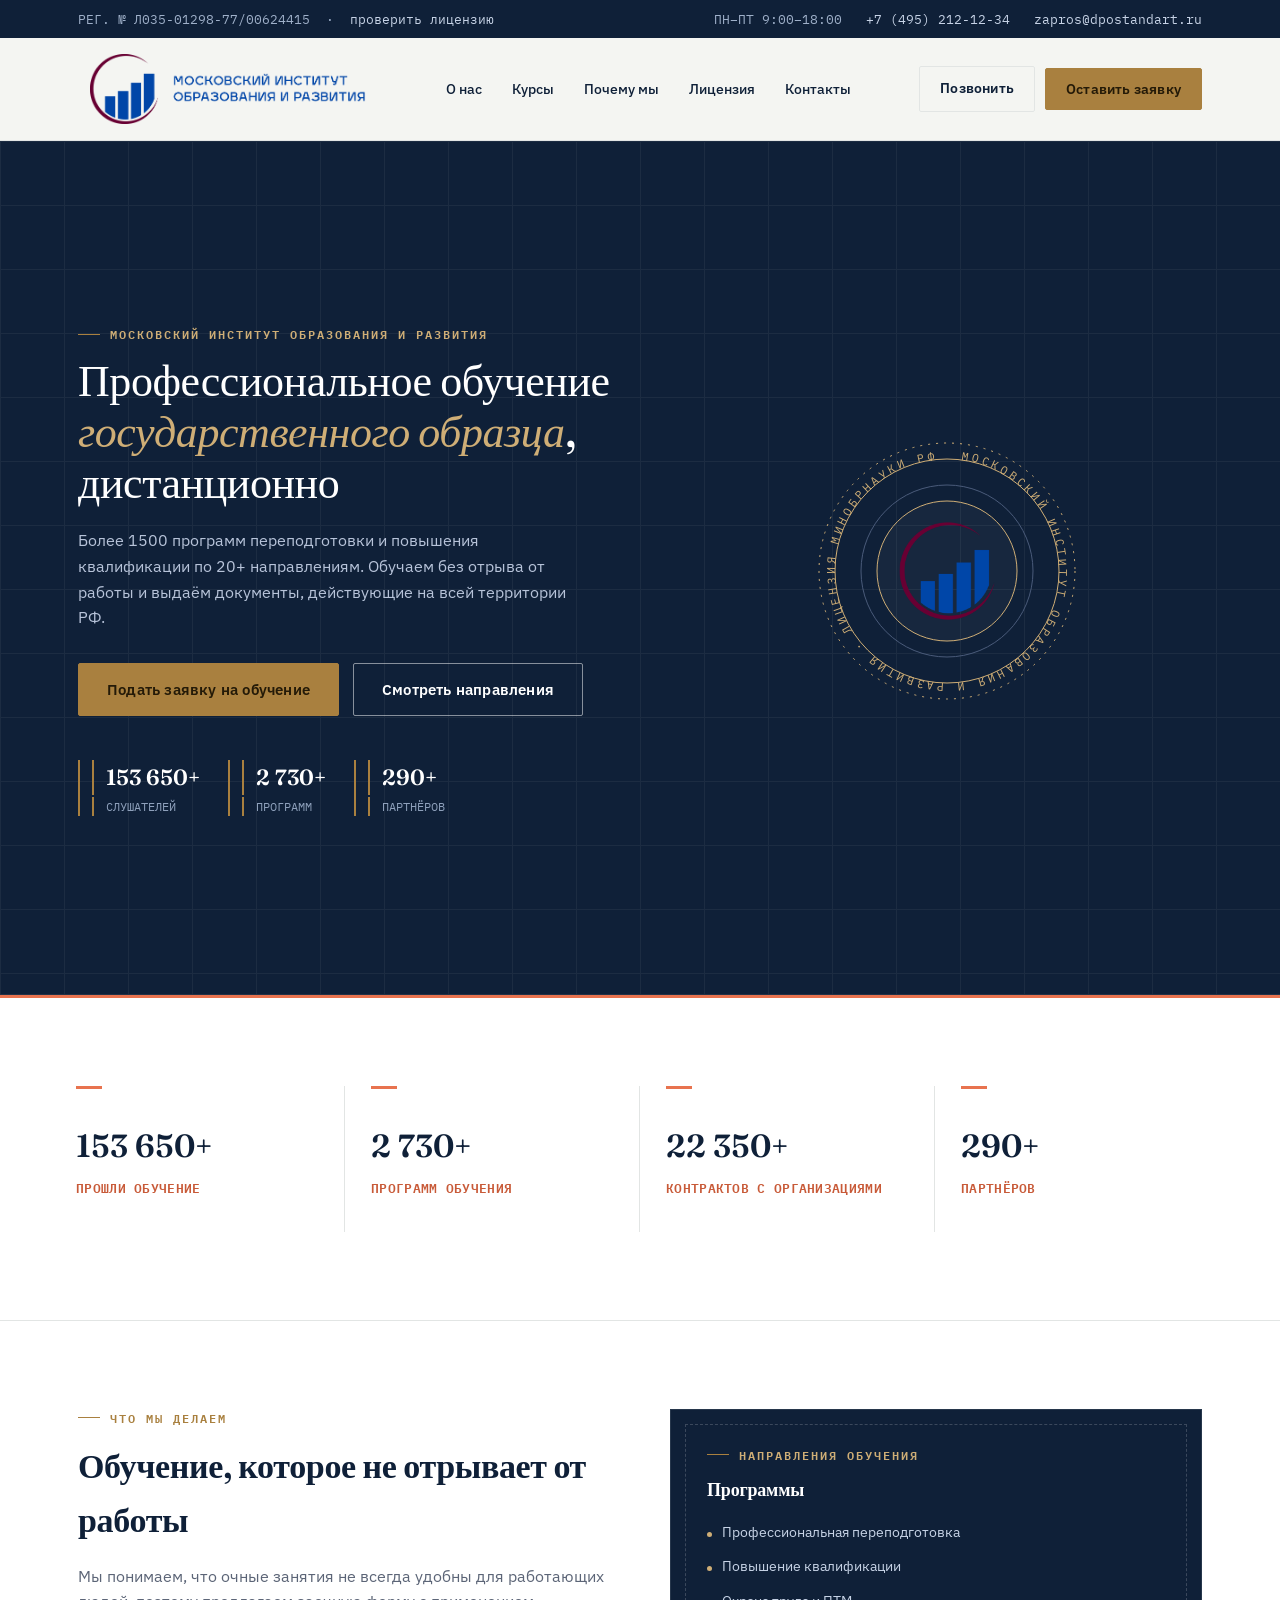
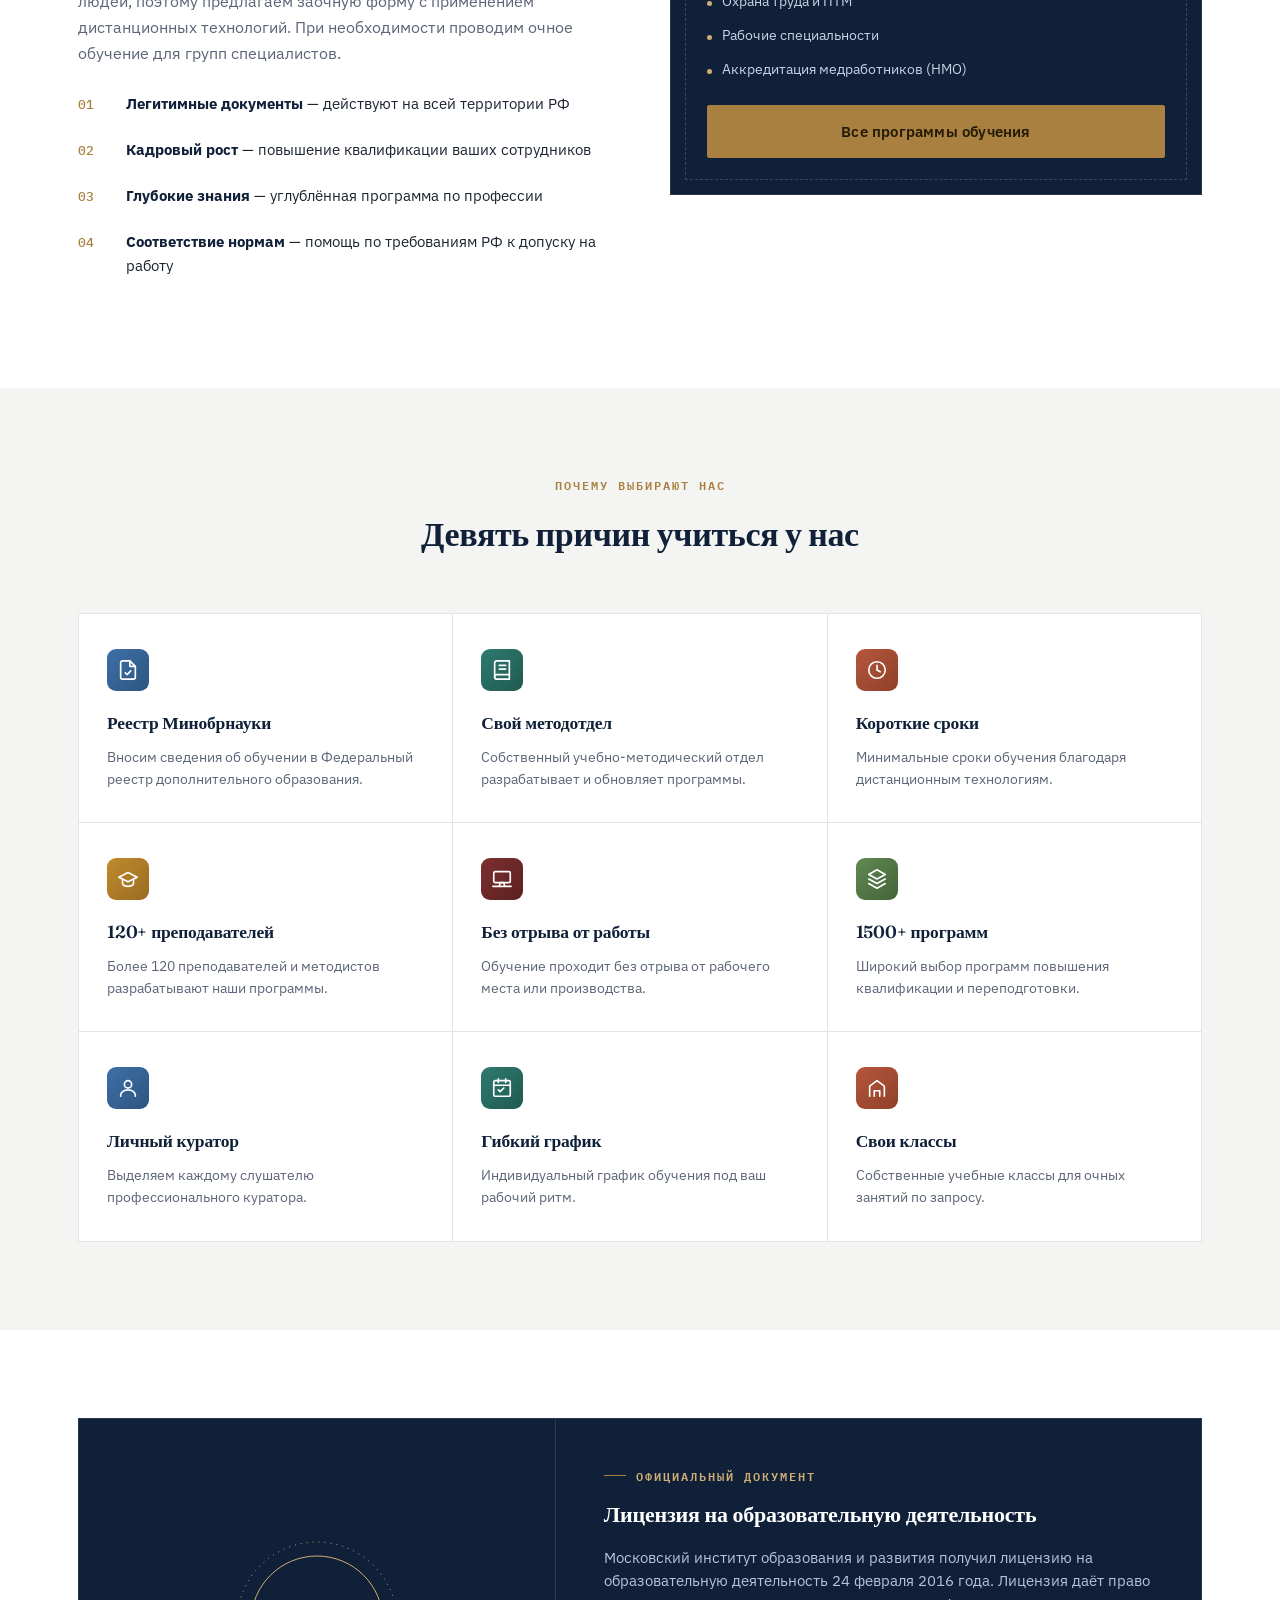
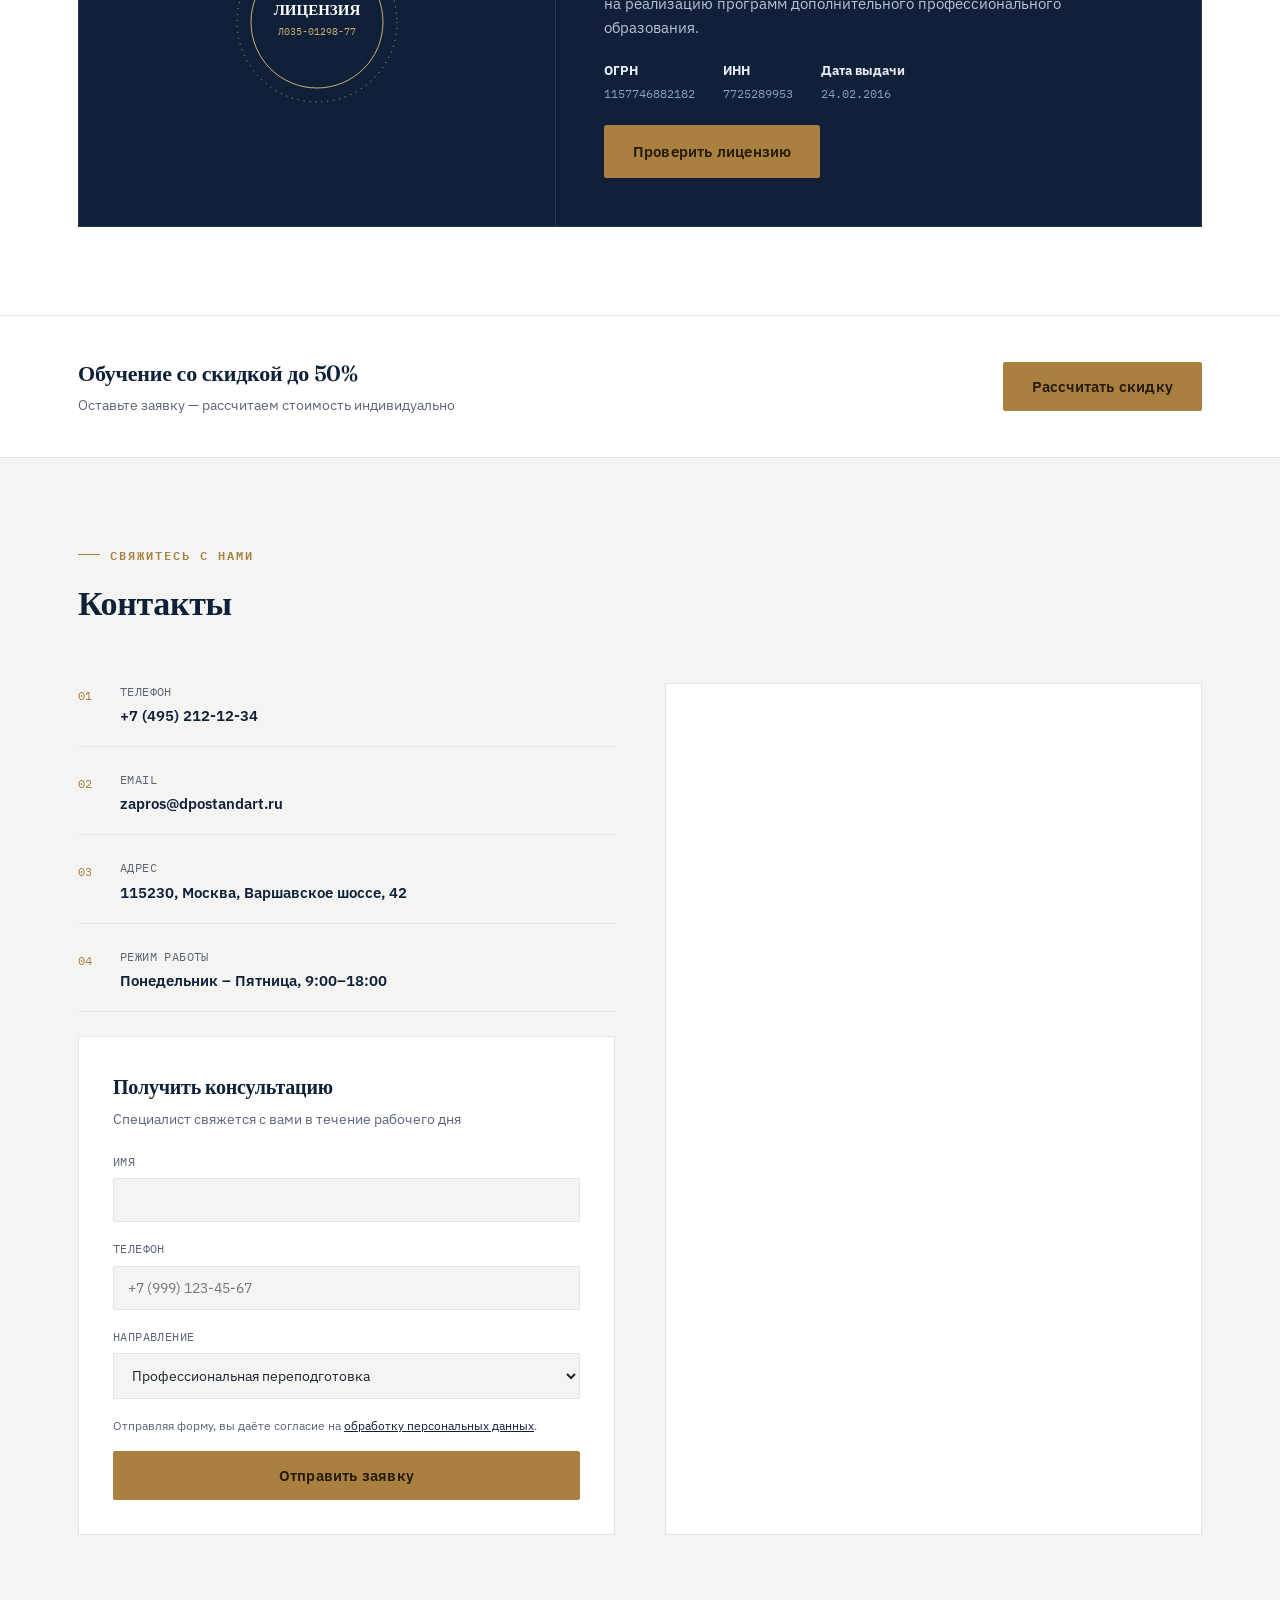
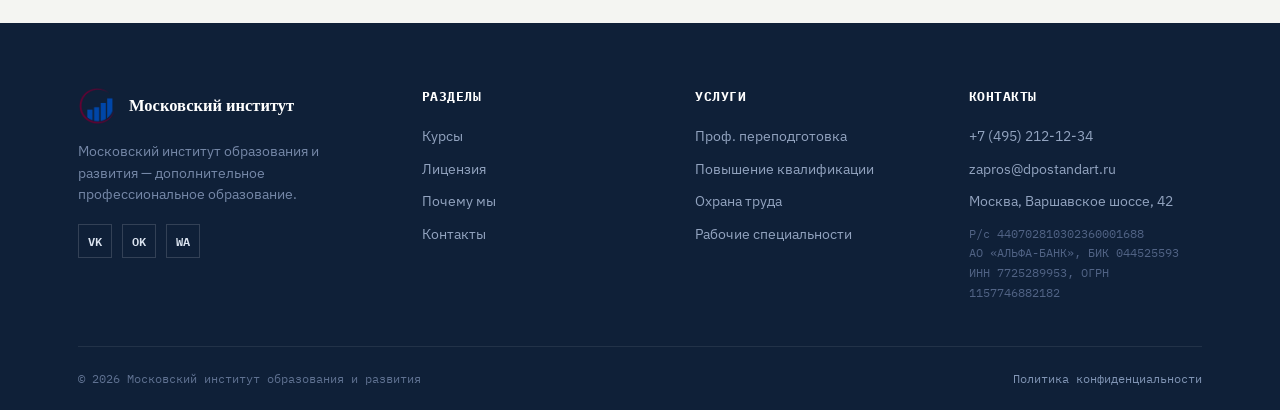
<file: index.html>
<!DOCTYPE html>
<html lang="ru">
<head>
<meta charset="UTF-8">
<meta name="viewport" content="width=device-width, initial-scale=1.0">
<title>Московский институт образования и развития — дистанционное обучение</title>
<link rel="icon" type="image/png" sizes="32x32" href="img/favicon-32.png">
<link rel="icon" type="image/png" sizes="192x192" href="img/favicon-192.png">
<link rel="apple-touch-icon" sizes="180x180" href="img/favicon-180.png">
<link rel="preconnect" href="https://fonts.googleapis.com">
<link rel="preconnect" href="https://fonts.gstatic.com" crossorigin>
<link href="https://fonts.googleapis.com/css2?family=Fraunces:opsz,wght@9..144,400;9..144,500;9..144,600;9..144,700&family=IBM+Plex+Sans:wght@400;500;600;700&family=IBM+Plex+Mono:wght@400;500&display=swap" rel="stylesheet">
<link rel="stylesheet" href="css/style.css">
</head>
<body>

<div class="topbar">
  <div class="container">
    <div>РЕГ. № Л035-01298-77/00624415 &nbsp;·&nbsp; <a href="#license">проверить лицензию</a></div>
    <div class="contacts">
      <span>ПН–ПТ 9:00–18:00</span>
      <a href="tel:+74952121234">+7 (495) 212-12-34</a>
      <a href="mailto:zapros@dpostandart.ru">zapros@dpostandart.ru</a>
    </div>
  </div>
</div>

<header class="main" id="siteHeader">
  <div class="container">
    <a href="index.html" class="logo">
      <img class="logo-mark" src="img/logo-horizontal.png" alt="Московский институт образования и развития" width="300" height="70">
    </a>
    <nav class="primary">
      <ul>
        <li><a href="index.html#about">О нас</a></li>
        <li><a href="courses.html">Курсы</a></li>
        <li><a href="index.html#why">Почему мы</a></li>
        <li><a href="index.html#license">Лицензия</a></li>
        <li><a href="index.html#contacts">Контакты</a></li>
      </ul>
    </nav>
    <div class="cta">
      <a href="tel:+74952121234" class="btn btn-ghost btn-sm">Позвонить</a>
      <button class="btn btn-gold btn-sm" onclick="openModal()">Оставить заявку</button>
      <button class="burger" id="burger" aria-label="Открыть меню"><span></span></button>
    </div>
  </div>
</header>

<div class="scrim" id="scrim"></div>
<nav class="mobile-nav" id="mobileNav">
  <button class="mn-close" id="mnClose" aria-label="Закрыть меню">✕</button>
  <a href="index.html#about">О нас</a>
  <a href="courses.html">Курсы</a>
  <a href="index.html#why">Почему мы</a>
  <a href="index.html#license">Лицензия</a>
  <a href="index.html#contacts">Контакты</a>
  <button class="btn btn-gold mn-cta" onclick="openModal()" style="width:100%;">Оставить заявку</button>
</nav>

<section class="hero" id="top">
  <div class="hero-grid-lines"></div>
  <div class="container">
    <div class="reveal in">
      <span class="eyebrow" style="color:var(--gold-light);">Московский институт образования и развития</span>
      <h1>Профессиональное обучение<br><em>государственного образца</em>, дистанционно</h1>
      <p class="lead">Более 1500 программ переподготовки и повышения квалификации по 20+ направлениям. Обучаем без отрыва от работы и выдаём документы, действующие на всей территории РФ.</p>
      <div class="btn-row">
        <button class="btn btn-gold" onclick="openModal()">Подать заявку на обучение</button>
        <a href="courses.html" class="btn btn-outline">Смотреть направления</a>
      </div>
      <div class="hero-meta">
        <div><div class="n" data-count="153650">0</div><div class="l">СЛУШАТЕЛЕЙ</div></div>
        <div><div class="n" data-count="2730">0</div><div class="l">ПРОГРАММ</div></div>
        <div><div class="n" data-count="290">0</div><div class="l">ПАРТНЁРОВ</div></div>
      </div>
    </div>
    <div class="seal-wrap reveal d2 in">
      <svg width="300" height="300" viewBox="0 0 300 300" fill="none">
        <g class="seal-rotate" style="transform-origin:150px 150px;">
          <circle cx="150" cy="150" r="128" stroke="#cfae76" stroke-width="1" stroke-dasharray="2 6"/>
          <circle cx="150" cy="150" r="112" stroke="#cfae76" stroke-width="1"/>
          <path id="circlePath" d="M 150,38 A 112,112 0 1 1 149.9,38" fill="none"/>
          <text font-family="IBM Plex Mono, monospace" font-size="11.5" letter-spacing="3" fill="#cfae76">
            <textPath href="#circlePath" startOffset="2%">МОСКОВСКИЙ ИНСТИТУТ ОБРАЗОВАНИЯ И РАЗВИТИЯ · ЛИЦЕНЗИЯ МИНОБРНАУКИ РФ ·</textPath>
          </text>
        </g>
        <circle cx="150" cy="150" r="86" stroke="#4a5b7a" stroke-width="1"/>
        <circle cx="150" cy="150" r="70" fill="rgba(255,255,255,0.03)" stroke="#cfae76" stroke-width="1"/>
        <image href="img/logo-icon.png" x="97" y="97" width="106" height="106" preserveAspectRatio="xMidYMid meet"/>
      </svg>
    </div>
  </div>
</section>

<section class="stats">
  <div class="container">
    <div class="stat reveal in"><div class="num">153 650+</div><div class="label">ПРОШЛИ ОБУЧЕНИЕ</div></div>
    <div class="stat reveal d1 in"><div class="num">2 730+</div><div class="label">ПРОГРАММ ОБУЧЕНИЯ</div></div>
    <div class="stat reveal d2 in"><div class="num">22 350+</div><div class="label">КОНТРАКТОВ С ОРГАНИЗАЦИЯМИ</div></div>
    <div class="stat reveal d3 in"><div class="num">290+</div><div class="label">ПАРТНЁРОВ</div></div>
  </div>
</section>

<section id="about" class="bg-white">
  <div class="container about-grid">
    <div class="reveal">
      <span class="eyebrow">Что мы делаем</span>
      <h2>Обучение, которое не отрывает от работы</h2>
      <p style="margin-bottom:26px;">Мы понимаем, что очные занятия не всегда удобны для работающих людей, поэтому предлагаем заочную форму с применением дистанционных технологий. При необходимости проводим очное обучение для групп специалистов.</p>
      <ul class="clause-list">
        <li><span class="roman">01</span><span class="body"><b>Легитимные документы</b> — действуют на всей территории РФ</span></li>
        <li><span class="roman">02</span><span class="body"><b>Кадровый рост</b> — повышение квалификации ваших сотрудников</span></li>
        <li><span class="roman">03</span><span class="body"><b>Глубокие знания</b> — углублённая программа по профессии</span></li>
        <li><span class="roman">04</span><span class="body"><b>Соответствие нормам</b> — помощь по требованиям РФ к допуску на работу</span></li>
      </ul>
    </div>
    <div class="doc-panel reveal d2">
      <span class="eyebrow" style="color:var(--gold-light);">Направления обучения</span>
      <h3>Программы</h3>
      <ul>
        <li><span class="dot"></span>Профессиональная переподготовка</li>
        <li><span class="dot"></span>Повышение квалификации</li>
        <li><span class="dot"></span>Охрана труда и ПТМ</li>
        <li><span class="dot"></span>Рабочие специальности</li>
        <li><span class="dot"></span>Аккредитация медработников (НМО)</li>
      </ul>
      <a href="courses.html" class="btn btn-gold" style="margin-top:24px; width:100%;">Все программы обучения</a>
    </div>
  </div>
</section>

<section id="why">
  <div class="container">
    <div class="section-head center reveal">
      <span class="eyebrow">Почему выбирают нас</span>
      <h2>Девять причин учиться у нас</h2>
    </div>
    <div class="why-grid reveal">
      <div class="why-card">
        <span class="why-num"><svg viewBox="0 0 24 24" fill="none" stroke="#fff" stroke-width="1.8" stroke-linecap="round" stroke-linejoin="round"><path d="M14 2H6a2 2 0 0 0-2 2v16a2 2 0 0 0 2 2h12a2 2 0 0 0 2-2V8z"/><path d="M14 2v6h6"/><path d="M9 15l2 2 4-4"/></svg></span>
        <h3>Реестр Минобрнауки</h3><p>Вносим сведения об обучении в Федеральный реестр дополнительного образования.</p>
      </div>
      <div class="why-card">
        <span class="why-num"><svg viewBox="0 0 24 24" fill="none" stroke="#fff" stroke-width="1.8" stroke-linecap="round" stroke-linejoin="round"><path d="M4 19.5A2.5 2.5 0 0 1 6.5 17H20"/><path d="M6.5 2H20v20H6.5A2.5 2.5 0 0 1 4 19.5v-15A2.5 2.5 0 0 1 6.5 2z"/><path d="M9 7h7M9 11h7"/></svg></span>
        <h3>Свой методотдел</h3><p>Собственный учебно-методический отдел разрабатывает и обновляет программы.</p>
      </div>
      <div class="why-card">
        <span class="why-num"><svg viewBox="0 0 24 24" fill="none" stroke="#fff" stroke-width="1.8" stroke-linecap="round" stroke-linejoin="round"><circle cx="12" cy="12" r="9"/><path d="M12 7v5l3.5 2"/></svg></span>
        <h3>Короткие сроки</h3><p>Минимальные сроки обучения благодаря дистанционным технологиям.</p>
      </div>
      <div class="why-card">
        <span class="why-num"><svg viewBox="0 0 24 24" fill="none" stroke="#fff" stroke-width="1.8" stroke-linecap="round" stroke-linejoin="round"><path d="M22 10L12 5 2 10l10 5 10-5z"/><path d="M6 12v5c0 1.5 2.7 3 6 3s6-1.5 6-3v-5"/></svg></span>
        <h3>120+ преподавателей</h3><p>Более 120 преподавателей и методистов разрабатывают наши программы.</p>
      </div>
      <div class="why-card">
        <span class="why-num"><svg viewBox="0 0 24 24" fill="none" stroke="#fff" stroke-width="1.8" stroke-linecap="round" stroke-linejoin="round"><rect x="3" y="4" width="18" height="12" rx="1.5"/><path d="M2 20h20M9 20l1-4h4l1 4"/></svg></span>
        <h3>Без отрыва от работы</h3><p>Обучение проходит без отрыва от рабочего места или производства.</p>
      </div>
      <div class="why-card">
        <span class="why-num"><svg viewBox="0 0 24 24" fill="none" stroke="#fff" stroke-width="1.8" stroke-linecap="round" stroke-linejoin="round"><path d="M12 2l9 5-9 5-9-5 9-5z"/><path d="M3 12l9 5 9-5"/><path d="M3 17l9 5 9-5"/></svg></span>
        <h3>1500+ программ</h3><p>Широкий выбор программ повышения квалификации и переподготовки.</p>
      </div>
      <div class="why-card">
        <span class="why-num"><svg viewBox="0 0 24 24" fill="none" stroke="#fff" stroke-width="1.8" stroke-linecap="round" stroke-linejoin="round"><circle cx="12" cy="8" r="4"/><path d="M4 21v-1c0-3.3 3.6-6 8-6s8 2.7 8 6v1"/></svg></span>
        <h3>Личный куратор</h3><p>Выделяем каждому слушателю профессионального куратора.</p>
      </div>
      <div class="why-card">
        <span class="why-num"><svg viewBox="0 0 24 24" fill="none" stroke="#fff" stroke-width="1.8" stroke-linecap="round" stroke-linejoin="round"><rect x="3" y="4" width="18" height="17" rx="1.5"/><path d="M3 9h18M8 2v4M16 2v4"/><path d="M8 14l2 2 4-4"/></svg></span>
        <h3>Гибкий график</h3><p>Индивидуальный график обучения под ваш рабочий ритм.</p>
      </div>
      <div class="why-card">
        <span class="why-num"><svg viewBox="0 0 24 24" fill="none" stroke="#fff" stroke-width="1.8" stroke-linecap="round" stroke-linejoin="round"><path d="M4 21V10l8-6 8 6v11"/><path d="M9 21v-6h6v6"/></svg></span>
        <h3>Свои классы</h3><p>Собственные учебные классы для очных занятий по запросу.</p>
      </div>
    </div>
  </div>
</section>

<section id="license" class="bg-white">
  <div class="container">
    <div class="license reveal">
      <div class="seal-box">
        <svg width="170" height="170" viewBox="0 0 170 170" fill="none">
          <circle cx="85" cy="85" r="80" stroke="#cfae76" stroke-width="1" stroke-dasharray="1 5"/>
          <circle cx="85" cy="85" r="66" stroke="#cfae76" stroke-width="1"/>
          <text x="85" y="78" text-anchor="middle" font-family="Fraunces, serif" font-size="15" fill="#fff" font-weight="600">ЛИЦЕНЗИЯ</text>
          <text x="85" y="98" text-anchor="middle" font-family="IBM Plex Mono, monospace" font-size="10" fill="#cfae76">Л035-01298-77</text>
        </svg>
      </div>
      <div class="content">
        <span class="eyebrow" style="color:var(--gold-light);">Официальный документ</span>
        <h3 style="color:#fff; margin-bottom:14px; font-size:22px;">Лицензия на образовательную деятельность</h3>
        <p>Московский институт образования и развития получил лицензию на образовательную деятельность 24 февраля 2016 года. Лицензия даёт право на реализацию программ дополнительного профессионального образования.</p>
        <div class="meta-row">
          <div><b>ОГРН</b>1157746882182</div>
          <div><b>ИНН</b>7725289953</div>
          <div><b>Дата выдачи</b>24.02.2016</div>
        </div>
        <a href="https://islod.obrnadzor.gov.ru/rlic/details/6f1afa6c-57e4-0ff2-07a7-035ccf751e26/" target="_blank" class="btn btn-gold">Проверить лицензию</a>
      </div>
    </div>
  </div>
</section>

<section class="cta-band" style="padding:0;">
  <div class="container reveal">
    <div>
      <h3>Обучение со скидкой до 50%</h3>
      <p>Оставьте заявку — рассчитаем стоимость индивидуально</p>
    </div>
    <button class="btn btn-gold" onclick="openModal()">Рассчитать скидку</button>
  </div>
</section>

<section id="contacts">
  <div class="container">
    <div class="section-head reveal">
      <span class="eyebrow">Свяжитесь с нами</span>
      <h2>Контакты</h2>
    </div>
    <div class="contact-grid">
      <div class="reveal">
        <ul class="contact-list">
          <li><div class="ic">01</div><div><div class="t">Телефон</div><div class="v">+7 (495) 212-12-34</div></div></li>
          <li><div class="ic">02</div><div><div class="t">Email</div><div class="v">zapros@dpostandart.ru</div></div></li>
          <li><div class="ic">03</div><div><div class="t">Адрес</div><div class="v">115230, Москва, Варшавское шоссе, 42</div></div></li>
          <li><div class="ic">04</div><div><div class="t">Режим работы</div><div class="v">Понедельник – Пятница, 9:00–18:00</div></div></li>
        </ul>
        <div class="form-card">
          <h3>Получить консультацию</h3>
          <p>Специалист свяжется с вами в течение рабочего дня</p>
          <form class="js-form" data-success="Заявка отправлена. Мы свяжемся с вами в ближайшее время!">
            <div class="field">
              <label>Имя</label>
              <input type="text" name="client_name" data-rule="name" required>
              <div class="field-error"></div>
            </div>
            <div class="field">
              <label>Телефон</label>
              <input type="tel" name="client_phone" data-rule="phone" placeholder="+7 (999) 123-45-67" required>
              <div class="field-error"></div>
            </div>
            <div class="field"><label>Направление</label>
              <select>
                <option>Профессиональная переподготовка</option>
                <option>Повышение квалификации</option>
                <option>НМО</option>
                <option>Охрана труда и ПТМ</option>
                <option>Рабочие специальности</option>
                <option>Иное</option>
              </select>
            </div>
            <div class="consent">Отправляя форму, вы даёте согласие на <a href="#">обработку персональных данных</a>.</div>
            <button type="submit" class="btn btn-gold" style="width:100%;">Отправить заявку</button>
          </form>
        </div>
      </div>
      <div class="map-box reveal d2">
        <iframe src="https://yandex.ru/map-widget/v1/?z=12&ol=biz&oid=84021725956" loading="lazy"></iframe>
      </div>
    </div>
  </div>
</section>

<footer>
  <div class="container">
    <div class="footer-grid">
      <div class="footer-brand">
        <div class="logo">
          <img src="img/logo-icon.png" alt="Московский институт образования и развития" width="38" height="38">
          <div class="logo-text"><div class="name" style="color:#fff;">Московский институт</div></div>
        </div>
        <p>Московский институт образования и развития — дополнительное профессиональное образование.</p>
        <div class="socials">
          <a href="#" title="ВКонтакте">VK</a>
          <a href="#" title="Одноклассники">OK</a>
          <a href="#" title="WhatsApp">WA</a>
        </div>
      </div>
      <div>
        <h4>Разделы</h4>
        <ul>
          <li><a href="courses.html">Курсы</a></li>
          <li><a href="index.html#license">Лицензия</a></li>
          <li><a href="index.html#why">Почему мы</a></li>
          <li><a href="index.html#contacts">Контакты</a></li>
        </ul>
      </div>
      <div>
        <h4>Услуги</h4>
        <ul>
          <li><a href="courses.html">Проф. переподготовка</a></li>
          <li><a href="courses.html">Повышение квалификации</a></li>
          <li><a href="courses.html">Охрана труда</a></li>
          <li><a href="courses.html">Рабочие специальности</a></li>
        </ul>
      </div>
      <div>
        <h4>Контакты</h4>
        <ul>
          <li>+7 (495) 212-12-34</li>
          <li>zapros@dpostandart.ru</li>
          <li>Москва, Варшавское шоссе, 42</li>
        </ul>
        <div class="footer-legal">Р/с 440702810302360001688<br>АО «АЛЬФА-БАНК», БИК 044525593<br>ИНН 7725289953, ОГРН 1157746882182</div>
      </div>
    </div>
    <div class="footer-bottom">
      <div>© 2026 Московский институт образования и развития</div>
      <div><a href="#">Политика конфиденциальности</a></div>
    </div>
  </div>
</footer>

<div class="modal-overlay" id="modalOverlay">
  <div class="modal">
    <button class="close" onclick="closeModal()">✕</button>
    <h3>Подать заявку на обучение</h3>
    <p class="desc">Оставьте свои данные, наши специалисты свяжутся с вами.</p>
    <form class="js-form" data-success="Спасибо! Заявка отправлена." data-modal="true">
      <div class="field">
        <label>Имя</label>
        <input type="text" name="client_name" data-rule="name" required>
        <div class="field-error"></div>
      </div>
      <div class="field">
        <label>Телефон</label>
        <input type="tel" name="client_phone" data-rule="phone" placeholder="+7 (999) 123-45-67" required>
        <div class="field-error"></div>
      </div>
      <div class="field"><label>Направление</label>
        <select>
          <option>Профессиональная переподготовка</option>
          <option>Повышение квалификации</option>
          <option>НМО</option>
          <option>Охрана труда и ПТМ</option>
          <option>Рабочие специальности</option>
          <option>Иное</option>
        </select>
      </div>
      <div class="consent">Даю согласие на <a href="#">обработку персональных данных</a> и e-mail рассылку.</div>
      <button type="submit" class="btn btn-gold" style="width:100%;">Получить консультацию</button>
    </form>
  </div>
</div>

<script src="js/main.js"></script>
<script src="js/validation.js"></script>
</body>
</html>
</file>
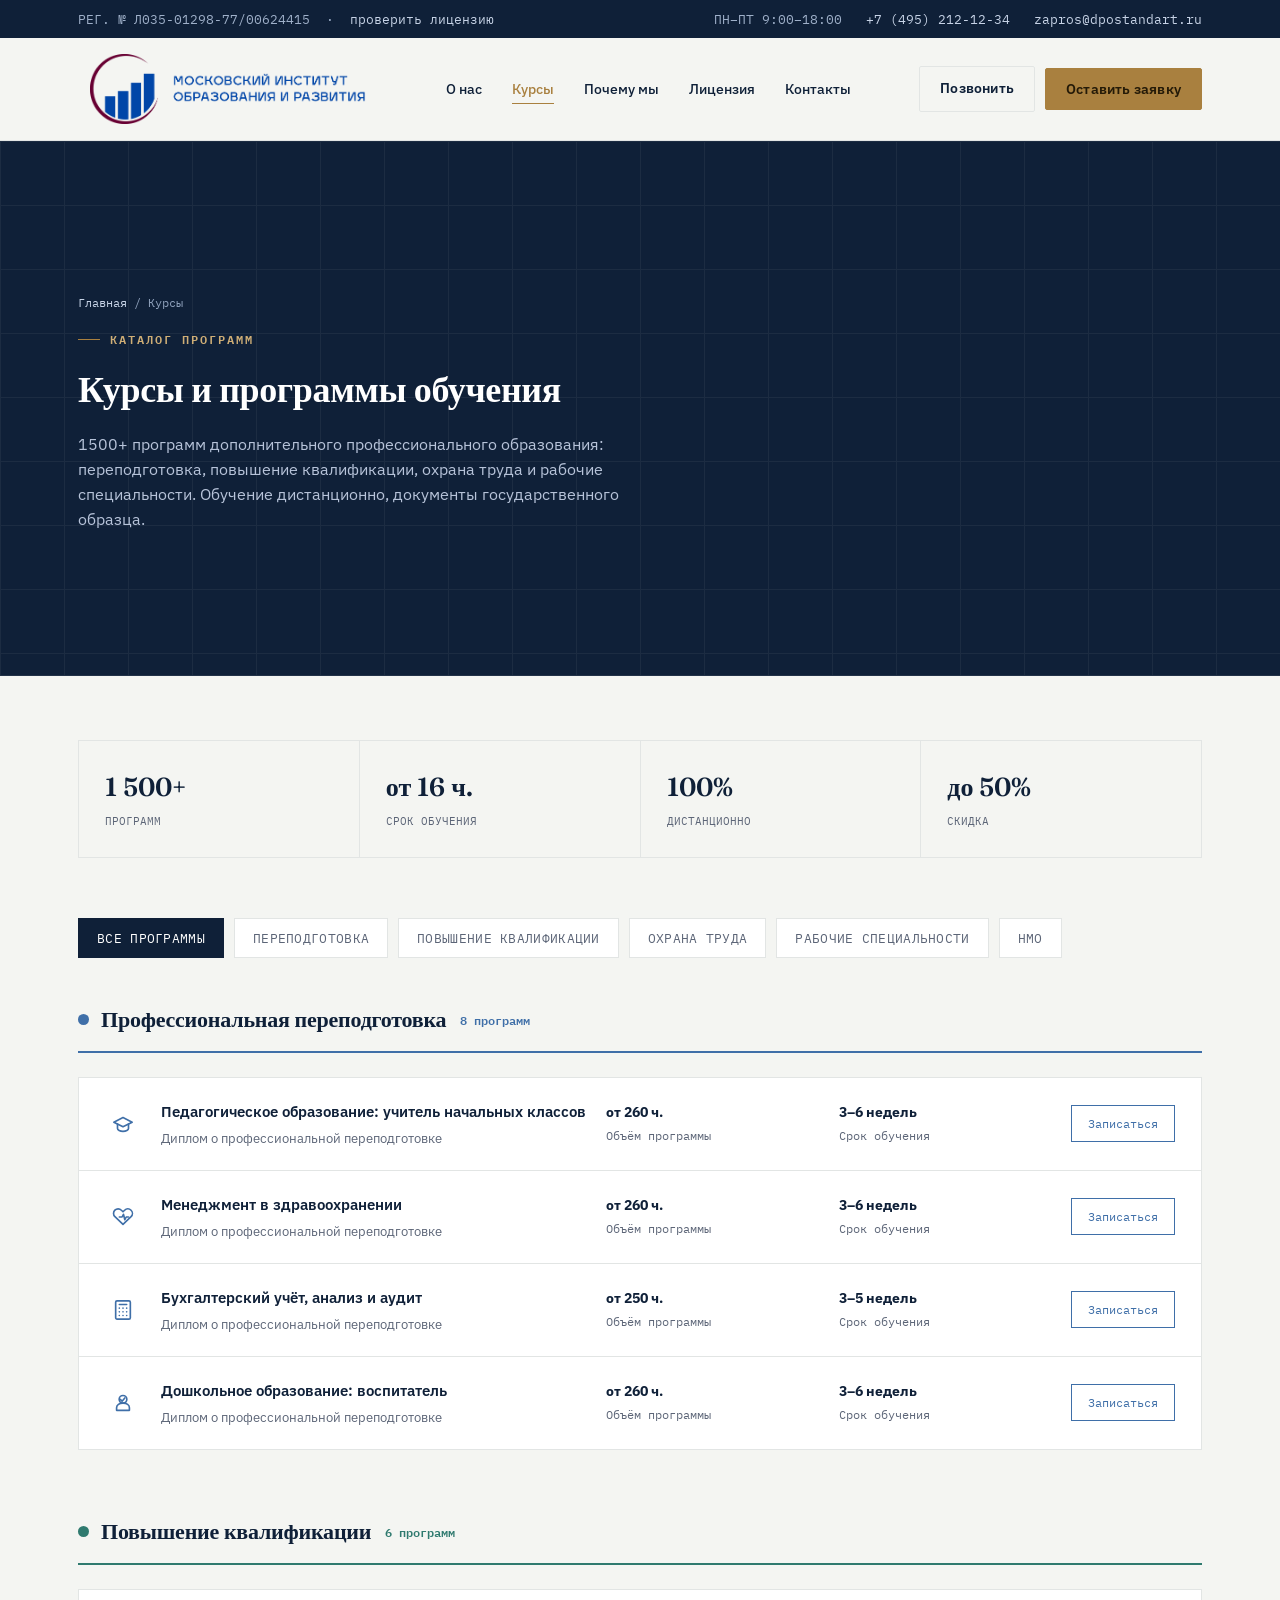
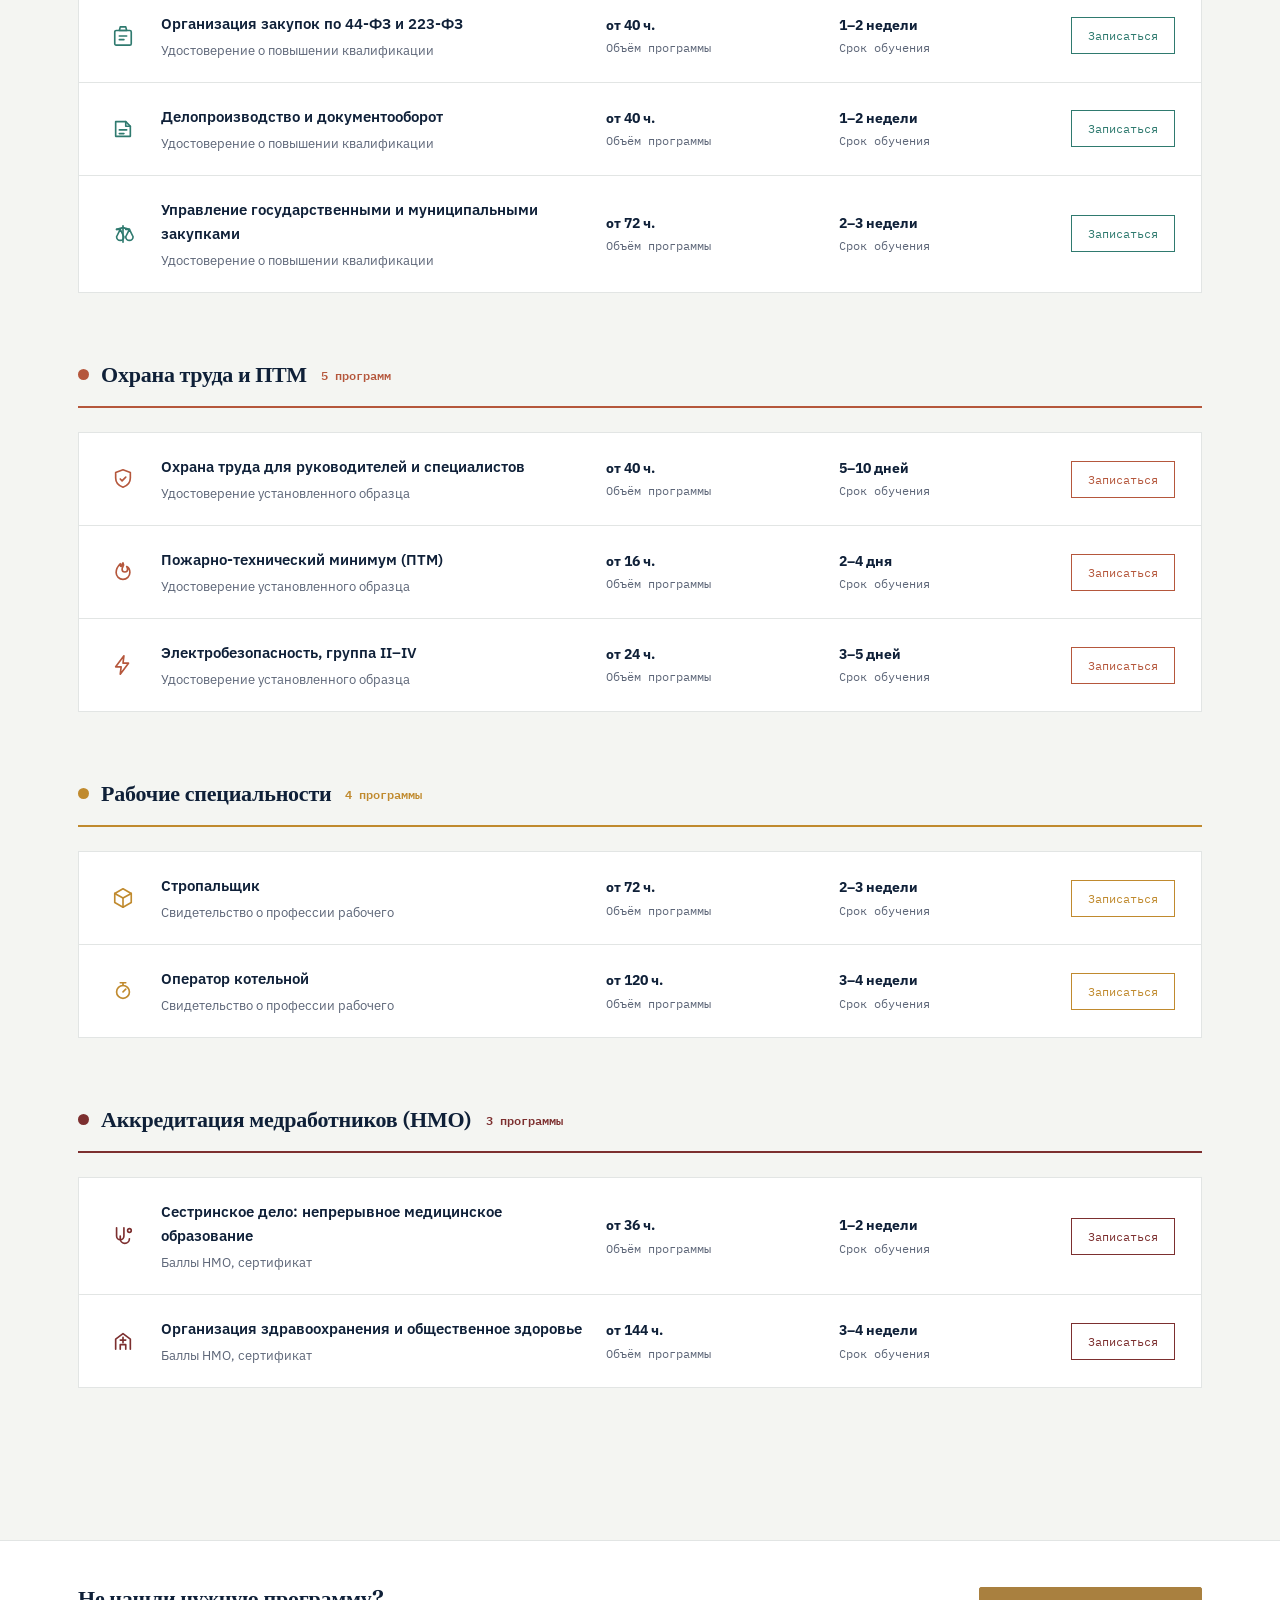
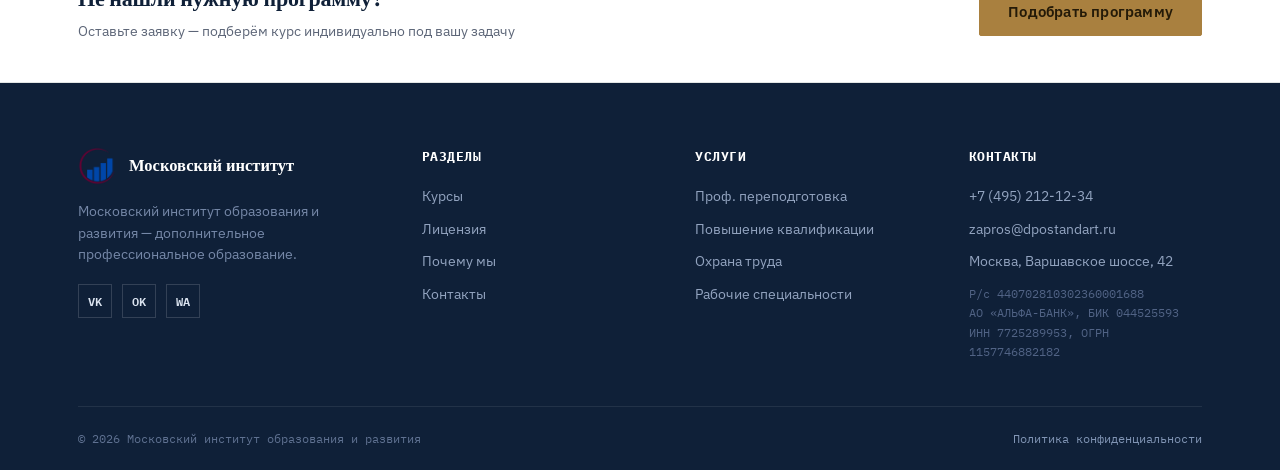
<file: courses.html>
<!DOCTYPE html>
<html lang="ru">
<head>
<meta charset="UTF-8">
<meta name="viewport" content="width=device-width, initial-scale=1.0">
<title>Курсы и программы обучения — Московский институт образования и развития</title>
<link rel="icon" type="image/png" sizes="32x32" href="img/favicon-32.png">
<link rel="icon" type="image/png" sizes="192x192" href="img/favicon-192.png">
<link rel="apple-touch-icon" sizes="180x180" href="img/favicon-180.png">
<link rel="preconnect" href="https://fonts.googleapis.com">
<link rel="preconnect" href="https://fonts.gstatic.com" crossorigin>
<link href="https://fonts.googleapis.com/css2?family=Fraunces:opsz,wght@9..144,400;9..144,500;9..144,600;9..144,700&family=IBM+Plex+Sans:wght@400;500;600;700&family=IBM+Plex+Mono:wght@400;500&display=swap" rel="stylesheet">
<link rel="stylesheet" href="css/style.css">
</head>
<body>

<div class="topbar">
  <div class="container">
    <div>РЕГ. № Л035-01298-77/00624415 &nbsp;·&nbsp; <a href="index.html#license">проверить лицензию</a></div>
    <div class="contacts">
      <span>ПН–ПТ 9:00–18:00</span>
      <a href="tel:+74952121234">+7 (495) 212-12-34</a>
      <a href="mailto:zapros@dpostandart.ru">zapros@dpostandart.ru</a>
    </div>
  </div>
</div>

<header class="main" id="siteHeader">
  <div class="container">
    <a href="index.html" class="logo">
      <img class="logo-mark" src="img/logo-horizontal.png" alt="Московский институт образования и развития" width="300" height="70">
    </a>
    <nav class="primary">
      <ul>
        <li><a href="index.html#about">О нас</a></li>
        <li><a href="courses.html" class="active">Курсы</a></li>
        <li><a href="index.html#why">Почему мы</a></li>
        <li><a href="index.html#license">Лицензия</a></li>
        <li><a href="index.html#contacts">Контакты</a></li>
      </ul>
    </nav>
    <div class="cta">
      <a href="tel:+74952121234" class="btn btn-ghost btn-sm">Позвонить</a>
      <button class="btn btn-gold btn-sm" onclick="openModal()">Оставить заявку</button>
      <button class="burger" id="burger" aria-label="Открыть меню"><span></span></button>
    </div>
  </div>
</header>

<div class="scrim" id="scrim"></div>
<nav class="mobile-nav" id="mobileNav">
  <button class="mn-close" id="mnClose" aria-label="Закрыть меню">✕</button>
  <a href="index.html#about">О нас</a>
  <a href="courses.html">Курсы</a>
  <a href="index.html#why">Почему мы</a>
  <a href="index.html#license">Лицензия</a>
  <a href="index.html#contacts">Контакты</a>
  <button class="btn btn-gold mn-cta" onclick="openModal()" style="width:100%;">Оставить заявку</button>
</nav>

<section class="page-hero">
  <div class="hero-grid-lines"></div>
  <div class="container reveal in">
    <div class="breadcrumb"><a href="index.html">Главная</a> / Курсы</div>
    <span class="eyebrow" style="color:var(--gold-light);">Каталог программ</span>
    <h1>Курсы и программы обучения</h1>
    <p>1500+ программ дополнительного профессионального образования: переподготовка, повышение квалификации, охрана труда и рабочие специальности. Обучение дистанционно, документы государственного образца.</p>
  </div>
</section>

<section style="padding-top:64px;">
  <div class="container">
 
    <div class="courses-intro-stats reveal">
      <div class="s"><div class="num">1 500+</div><div class="lbl">ПРОГРАММ</div></div>
      <div class="s"><div class="num">от 16 ч.</div><div class="lbl">СРОК ОБУЧЕНИЯ</div></div>
      <div class="s"><div class="num">100%</div><div class="lbl">ДИСТАНЦИОННО</div></div>
      <div class="s"><div class="num">до 50%</div><div class="lbl">СКИДКА</div></div>
    </div>
 
    <div class="filter-tabs reveal">
      <button class="filter-tab active" data-cat="all">Все программы</button>
      <button class="filter-tab" data-cat="retrain">Переподготовка</button>
      <button class="filter-tab" data-cat="qualify">Повышение квалификации</button>
      <button class="filter-tab" data-cat="safety">Охрана труда</button>
      <button class="filter-tab" data-cat="worker">Рабочие специальности</button>
      <button class="filter-tab" data-cat="nmo">НМО</button>
    </div>
 
    <div class="course-group reveal" data-cat="retrain">
      <div class="course-group-title"><h3>Профессиональная переподготовка</h3><span class="count">8 программ</span></div>
      <div class="course-list">
        <div class="course-row">
          <div class="cnum"><svg viewBox="0 0 24 24" fill="none" stroke="currentColor" stroke-width="1.8" stroke-linecap="round" stroke-linejoin="round"><path d="M22 10L12 5 2 10l10 5 10-5z"/><path d="M6 12v5c0 1.5 2.7 3 6 3s6-1.5 6-3v-5"/></svg></div>
          <div><div class="ctitle">Педагогическое образование: учитель начальных классов</div><div class="cdesc">Диплом о профессиональной переподготовке</div></div>
          <div class="cmeta"><b>от 260 ч.</b>Объём программы</div>
          <div class="cmeta"><b>3–6 недель</b>Срок обучения</div>
          <button class="cbtn" onclick="openModal()">Записаться</button>
        </div>
        <div class="course-row">
          <div class="cnum"><svg viewBox="0 0 24 24" fill="none" stroke="currentColor" stroke-width="1.8" stroke-linecap="round" stroke-linejoin="round"><path d="M20.8 4.6a5 5 0 0 0-7.07 0L12 6.3l-1.73-1.7a5 5 0 1 0-7.07 7.07L12 20l8.8-8.33a5 5 0 0 0 0-7.07z"/><path d="M8 12h3l1.5-3L14 15l1.5-3H18"/></svg></div>
          <div><div class="ctitle">Менеджмент в здравоохранении</div><div class="cdesc">Диплом о профессиональной переподготовке</div></div>
          <div class="cmeta"><b>от 260 ч.</b>Объём программы</div>
          <div class="cmeta"><b>3–6 недель</b>Срок обучения</div>
          <button class="cbtn" onclick="openModal()">Записаться</button>
        </div>
        <div class="course-row">
          <div class="cnum"><svg viewBox="0 0 24 24" fill="none" stroke="currentColor" stroke-width="1.8" stroke-linecap="round" stroke-linejoin="round"><rect x="4" y="2" width="16" height="20" rx="1.5"/><path d="M8 6h8M8 10h.01M12 10h.01M16 10h.01M8 14h.01M12 14h.01M16 14h.01M8 18h.01M12 18h.01M16 18h.01"/></svg></div>
          <div><div class="ctitle">Бухгалтерский учёт, анализ и аудит</div><div class="cdesc">Диплом о профессиональной переподготовке</div></div>
          <div class="cmeta"><b>от 250 ч.</b>Объём программы</div>
          <div class="cmeta"><b>3–5 недель</b>Срок обучения</div>
          <button class="cbtn" onclick="openModal()">Записаться</button>
        </div>
        <div class="course-row">
          <div class="cnum"><svg viewBox="0 0 24 24" fill="none" stroke="currentColor" stroke-width="1.8" stroke-linecap="round" stroke-linejoin="round"><circle cx="12" cy="8" r="4.2"/><path d="M12 12.2c-4 0-7 2-7 5v2.8h14V17.2c0-3-3-5-7-5z"/><path d="M9 8l2 2 3-3.5"/></svg></div>
          <div><div class="ctitle">Дошкольное образование: воспитатель</div><div class="cdesc">Диплом о профессиональной переподготовке</div></div>
          <div class="cmeta"><b>от 260 ч.</b>Объём программы</div>
          <div class="cmeta"><b>3–6 недель</b>Срок обучения</div>
          <button class="cbtn" onclick="openModal()">Записаться</button>
        </div>
      </div>
    </div>
 
    <div class="course-group reveal" data-cat="qualify">
      <div class="course-group-title"><h3>Повышение квалификации</h3><span class="count">6 программ</span></div>
      <div class="course-list">
        <div class="course-row">
          <div class="cnum"><svg viewBox="0 0 24 24" fill="none" stroke="currentColor" stroke-width="1.8" stroke-linecap="round" stroke-linejoin="round"><path d="M9 2h6l1 4H8l1-4z"/><rect x="3" y="6" width="18" height="16" rx="1.5"/><path d="M8 12h8M8 16h5"/></svg></div>
          <div><div class="ctitle">Организация закупок по 44-ФЗ и 223-ФЗ</div><div class="cdesc">Удостоверение о повышении квалификации</div></div>
          <div class="cmeta"><b>от 40 ч.</b>Объём программы</div>
          <div class="cmeta"><b>1–2 недели</b>Срок обучения</div>
          <button class="cbtn" onclick="openModal()">Записаться</button>
        </div>
        <div class="course-row">
          <div class="cnum"><svg viewBox="0 0 24 24" fill="none" stroke="currentColor" stroke-width="1.8" stroke-linecap="round" stroke-linejoin="round"><path d="M4 4h11l5 5v11H4z"/><path d="M15 4v5h5"/><path d="M8 13h8M8 17h5"/></svg></div>
          <div><div class="ctitle">Делопроизводство и документооборот</div><div class="cdesc">Удостоверение о повышении квалификации</div></div>
          <div class="cmeta"><b>от 40 ч.</b>Объём программы</div>
          <div class="cmeta"><b>1–2 недели</b>Срок обучения</div>
          <button class="cbtn" onclick="openModal()">Записаться</button>
        </div>
        <div class="course-row">
          <div class="cnum"><svg viewBox="0 0 24 24" fill="none" stroke="currentColor" stroke-width="1.8" stroke-linecap="round" stroke-linejoin="round"><path d="M12 3v18"/><path d="M5 7h4l-4 8a4 4 0 0 0 8 0l-4-8z"/><path d="M15 7h4l-4 8a4 4 0 0 0 8 0l-4-8z"/><path d="M5 7l7-2 7 2"/></svg></div>
          <div><div class="ctitle">Управление государственными и муниципальными закупками</div><div class="cdesc">Удостоверение о повышении квалификации</div></div>
          <div class="cmeta"><b>от 72 ч.</b>Объём программы</div>
          <div class="cmeta"><b>2–3 недели</b>Срок обучения</div>
          <button class="cbtn" onclick="openModal()">Записаться</button>
        </div>
      </div>
    </div>
 
    <div class="course-group reveal" data-cat="safety">
      <div class="course-group-title"><h3>Охрана труда и ПТМ</h3><span class="count">5 программ</span></div>
      <div class="course-list">
        <div class="course-row">
          <div class="cnum"><svg viewBox="0 0 24 24" fill="none" stroke="currentColor" stroke-width="1.8" stroke-linecap="round" stroke-linejoin="round"><path d="M12 2l8 3v6c0 5-3.5 8.5-8 10-4.5-1.5-8-5-8-10V5l8-3z"/><path d="M9 12l2 2 4-4"/></svg></div>
          <div><div class="ctitle">Охрана труда для руководителей и специалистов</div><div class="cdesc">Удостоверение установленного образца</div></div>
          <div class="cmeta"><b>от 40 ч.</b>Объём программы</div>
          <div class="cmeta"><b>5–10 дней</b>Срок обучения</div>
          <button class="cbtn" onclick="openModal()">Записаться</button>
        </div>
        <div class="course-row">
          <div class="cnum"><svg viewBox="0 0 24 24" fill="none" stroke="currentColor" stroke-width="1.8" stroke-linecap="round" stroke-linejoin="round"><path d="M12 2c2 3-1 4-1 7a3 3 0 0 0 6 0c0-1-.5-2-1-3 2 1 3.5 3.5 3.5 6.5A7.5 7.5 0 0 1 12 20a7.5 7.5 0 0 1-7.5-7.5C4.5 8 7 5 9 3c-.5 2 .5 3 1 3 .5-1.5.5-2.5 2-4z"/></svg></div>
          <div><div class="ctitle">Пожарно-технический минимум (ПТМ)</div><div class="cdesc">Удостоверение установленного образца</div></div>
          <div class="cmeta"><b>от 16 ч.</b>Объём программы</div>
          <div class="cmeta"><b>2–4 дня</b>Срок обучения</div>
          <button class="cbtn" onclick="openModal()">Записаться</button>
        </div>
        <div class="course-row">
          <div class="cnum"><svg viewBox="0 0 24 24" fill="none" stroke="currentColor" stroke-width="1.8" stroke-linecap="round" stroke-linejoin="round"><path d="M13 2L4 14h6l-1 8 9-12h-6l1-8z"/></svg></div>
          <div><div class="ctitle">Электробезопасность, группа II–IV</div><div class="cdesc">Удостоверение установленного образца</div></div>
          <div class="cmeta"><b>от 24 ч.</b>Объём программы</div>
          <div class="cmeta"><b>3–5 дней</b>Срок обучения</div>
          <button class="cbtn" onclick="openModal()">Записаться</button>
        </div>
      </div>
    </div>
 
    <div class="course-group reveal" data-cat="worker">
      <div class="course-group-title"><h3>Рабочие специальности</h3><span class="count">4 программы</span></div>
      <div class="course-list">
        <div class="course-row">
          <div class="cnum"><svg viewBox="0 0 24 24" fill="none" stroke="currentColor" stroke-width="1.8" stroke-linecap="round" stroke-linejoin="round"><path d="M12 2L3 7l9 5 9-5-9-5z"/><path d="M3 7v10l9 5 9-5V7"/><path d="M12 12v10"/></svg></div>
          <div><div class="ctitle">Стропальщик</div><div class="cdesc">Свидетельство о профессии рабочего</div></div>
          <div class="cmeta"><b>от 72 ч.</b>Объём программы</div>
          <div class="cmeta"><b>2–3 недели</b>Срок обучения</div>
          <button class="cbtn" onclick="openModal()">Записаться</button>
        </div>
        <div class="course-row">
          <div class="cnum"><svg viewBox="0 0 24 24" fill="none" stroke="currentColor" stroke-width="1.8" stroke-linecap="round" stroke-linejoin="round"><circle cx="12" cy="13" r="7"/><path d="M12 13l3-3"/><path d="M9 3h6M12 3v3"/></svg></div>
          <div><div class="ctitle">Оператор котельной</div><div class="cdesc">Свидетельство о профессии рабочего</div></div>
          <div class="cmeta"><b>от 120 ч.</b>Объём программы</div>
          <div class="cmeta"><b>3–4 недели</b>Срок обучения</div>
          <button class="cbtn" onclick="openModal()">Записаться</button>
        </div>
      </div>
    </div>
 
    <div class="course-group reveal" data-cat="nmo">
      <div class="course-group-title"><h3>Аккредитация медработников (НМО)</h3><span class="count">3 программы</span></div>
      <div class="course-list">
        <div class="course-row">
          <div class="cnum"><svg viewBox="0 0 24 24" fill="none" stroke="currentColor" stroke-width="1.8" stroke-linecap="round" stroke-linejoin="round"><path d="M5 3v9a4 4 0 0 0 8 0V3"/><path d="M9 12v3a5 5 0 0 0 5 5 5 5 0 0 0 5-5"/><circle cx="19" cy="6" r="2"/></svg></div>
          <div><div class="ctitle">Сестринское дело: непрерывное медицинское образование</div><div class="cdesc">Баллы НМО, сертификат</div></div>
          <div class="cmeta"><b>от 36 ч.</b>Объём программы</div>
          <div class="cmeta"><b>1–2 недели</b>Срок обучения</div>
          <button class="cbtn" onclick="openModal()">Записаться</button>
        </div>
        <div class="course-row">
          <div class="cnum"><svg viewBox="0 0 24 24" fill="none" stroke="currentColor" stroke-width="1.8" stroke-linecap="round" stroke-linejoin="round"><path d="M4 21V10l8-6 8 6v11"/><path d="M12 8v6M9 11h6"/><path d="M9 21v-5h6v5"/></svg></div>
          <div><div class="ctitle">Организация здравоохранения и общественное здоровье</div><div class="cdesc">Баллы НМО, сертификат</div></div>
          <div class="cmeta"><b>от 144 ч.</b>Объём программы</div>
          <div class="cmeta"><b>3–4 недели</b>Срок обучения</div>
          <button class="cbtn" onclick="openModal()">Записаться</button>
        </div>
      </div>
    </div>
 
  </div>
</section>

<section class="cta-band" style="padding:0;">
  <div class="container reveal">
    <div>
      <h3>Не нашли нужную программу?</h3>
      <p>Оставьте заявку — подберём курс индивидуально под вашу задачу</p>
    </div>
    <button class="btn btn-gold" onclick="openModal()">Подобрать программу</button>
  </div>
</section>

<footer>
  <div class="container">
    <div class="footer-grid">
      <div class="footer-brand">
        <div class="logo">
          <img src="img/logo-icon.png" alt="Московский институт образования и развития" width="38" height="38">
          <div class="logo-text"><div class="name" style="color:#fff;">Московский институт</div></div>
        </div>
        <p>Московский институт образования и развития — дополнительное профессиональное образование.</p>
        <div class="socials">
          <a href="#" title="ВКонтакте">VK</a>
          <a href="#" title="Одноклассники">OK</a>
          <a href="#" title="WhatsApp">WA</a>
        </div>
      </div>
      <div>
        <h4>Разделы</h4>
        <ul>
          <li><a href="courses.html">Курсы</a></li>
          <li><a href="index.html#license">Лицензия</a></li>
          <li><a href="index.html#why">Почему мы</a></li>
          <li><a href="index.html#contacts">Контакты</a></li>
        </ul>
      </div>
      <div>
        <h4>Услуги</h4>
        <ul>
          <li><a href="courses.html">Проф. переподготовка</a></li>
          <li><a href="courses.html">Повышение квалификации</a></li>
          <li><a href="courses.html">Охрана труда</a></li>
          <li><a href="courses.html">Рабочие специальности</a></li>
        </ul>
      </div>
      <div>
        <h4>Контакты</h4>
        <ul>
          <li>+7 (495) 212-12-34</li>
          <li>zapros@dpostandart.ru</li>
          <li>Москва, Варшавское шоссе, 42</li>
        </ul>
        <div class="footer-legal">Р/с 440702810302360001688<br>АО «АЛЬФА-БАНК», БИК 044525593<br>ИНН 7725289953, ОГРН 1157746882182</div>
      </div>
    </div>
    <div class="footer-bottom">
      <div>© 2026 Московский институт образования и развития</div>
      <div><a href="#">Политика конфиденциальности</a></div>
    </div>
  </div>
</footer>

<div class="modal-overlay" id="modalOverlay">
  <div class="modal">
    <button class="close" onclick="closeModal()">✕</button>
    <h3>Записаться на обучение</h3>
    <p class="desc">Оставьте свои данные, наши специалисты свяжутся с вами.</p>
    <form class="js-form" data-success="Спасибо! Заявка отправлена." data-modal="true">
      <div class="field">
        <label>Имя</label>
        <input type="text" name="client_name" data-rule="name" required>
        <div class="field-error"></div>
      </div>
      <div class="field">
        <label>Телефон</label>
        <input type="tel" name="client_phone" data-rule="phone" placeholder="+7 (999) 123-45-67" required>
        <div class="field-error"></div>
      </div>
      <div class="field"><label>Направление</label>
        <select>
          <option>Профессиональная переподготовка</option>
          <option>Повышение квалификации</option>
          <option>НМО</option>
          <option>Охрана труда и ПТМ</option>
          <option>Рабочие специальности</option>
          <option>Иное</option>
        </select>
      </div>
      <div class="consent">Даю согласие на <a href="#">обработку персональных данных</a> и e-mail рассылку.</div>
      <button type="submit" class="btn btn-gold" style="width:100%;">Отправить заявку</button>
    </form>
  </div>
</div>

<script src="js/main.js"></script>
<script src="js/validation.js"></script>
</body>
</html>
</file>
<file: css/style.css>
:root{
  --ink:#0f2038;
  --ink-2:#182f52;
  --paper:#f4f5f2;
  --paper-2:#ffffff;
  --gold:#a9803f;
  --gold-light:#cfae76;
  --wax:#7c2f2f;
  --text:#1b2430;
  --muted:#5c6577;
  --line:#e2e5e4;
  --radius:4px;

  /* дополнительная палитра — акцентные цвета категорий/направлений */
  --c-blue:#3f6fa8;
  --c-blue-dark:#2c5680;
  --c-teal:#2f7a6f;
  --c-teal-dark:#1f5a51;
  --c-terracotta:#b5573c;
  --c-terracotta-dark:#8f4029;
  --c-mustard:#c08a2e;
  --c-mustard-dark:#996c21;
  --c-burgundy:#7c2f2f;
  --c-burgundy-dark:#5c2020;
  --c-sage:#5f8a52;
  --c-sage-dark:#456339;
  --salmon:#e8734f;
  --salmon-dark:#c85a38;
}
*{box-sizing:border-box;margin:0;padding:0;}
html{scroll-behavior:smooth;}
body{
  font-family:'IBM Plex Sans', Arial, sans-serif;
  color:var(--text);
  background:var(--paper);
  line-height:1.6;
  -webkit-font-smoothing:antialiased;
}
a{text-decoration:none;color:inherit;}
ul{list-style:none;}
img{max-width:100%;display:block;}
.mono{font-family:'IBM Plex Mono', monospace;}
.container{width:100%; max-width:1180px; margin:0 auto; padding:0 28px;}
.serif{font-family:'Fraunces', serif;}
h1,h2,h3{font-family:'Fraunces', serif; font-weight:600; color:var(--ink); letter-spacing:-.01em;}
h2{font-size:34px; margin-bottom:16px;}
h3{font-size:20px;}
p{color:var(--muted);}

/* reveal-on-scroll */
.reveal{opacity:0; transform:translateY(22px); transition:opacity .7s ease, transform .7s ease;}
.reveal.in{opacity:1; transform:translateY(0);}
.reveal.d1{transition-delay:.08s;}
.reveal.d2{transition-delay:.16s;}
.reveal.d3{transition-delay:.24s;}
@media (prefers-reduced-motion: reduce){
  .reveal{opacity:1; transform:none; transition:none;}
  .seal-rotate{animation:none !important;}
}

.btn{
  display:inline-flex; align-items:center; justify-content:center; gap:8px;
  background:var(--ink); color:#fff;
  font-weight:600; padding:14px 28px; border-radius:2px;
  border:1px solid var(--ink); cursor:pointer; font-size:14.5px;
  letter-spacing:.2px; transition:background .25s, transform .2s, box-shadow .25s;
  font-family:'IBM Plex Sans', sans-serif;
}
.btn:hover{background:var(--ink-2); transform:translateY(-2px); box-shadow:0 10px 24px rgba(15,32,56,.22);}
.btn-gold{background:var(--gold); border-color:var(--gold); color:#241a08;}
.btn-gold:hover{background:#93702f; box-shadow:0 10px 24px rgba(169,128,63,.3);}
.btn-outline{background:transparent; border:1px solid rgba(255,255,255,.5); color:#fff;}
.btn-outline:hover{background:rgba(255,255,255,.08); border-color:#fff;}
.btn-ghost{background:transparent; border:1px solid var(--line); color:var(--ink);}
.btn-ghost:hover{border-color:var(--ink); background:var(--paper-2);}

.eyebrow{
  color:var(--gold); font-weight:600; letter-spacing:2px; font-size:11.5px;
  text-transform:uppercase; margin-bottom:12px; display:flex; align-items:center; gap:10px;
  font-family:'IBM Plex Mono', monospace;
}
.eyebrow::before{content:""; width:22px; height:1px; background:var(--gold);}

/* ===== TOPBAR ===== */
.topbar{background:var(--ink); color:#9fb0c9; font-size:12.5px; font-family:'IBM Plex Mono', monospace;}
.topbar .container{display:flex; align-items:center; justify-content:space-between; padding:9px 28px; flex-wrap:wrap; gap:8px;}
.topbar a{color:#c7d3e6;}
.topbar .contacts{display:flex; gap:24px; align-items:center; flex-wrap:wrap;}

/* ===== HEADER ===== */
header.main{background:rgba(244,245,242,.94); backdrop-filter:blur(10px); border-bottom:1px solid var(--line); position:sticky; top:0; z-index:80; transition:box-shadow .3s;}
header.main.scrolled{box-shadow:0 6px 24px rgba(15,32,56,.08);}
header.main .container{display:flex; align-items:center; justify-content:space-between; padding:16px 28px; gap:20px; flex-wrap:wrap;}
.logo{display:flex; align-items:center; gap:13px;}
.logo-mark{flex-shrink:0; object-fit:contain;}
.footer-brand .logo img{object-fit:contain; flex-shrink:0;}
.logo-text .name{font-family:'Fraunces', serif; font-weight:600; color:var(--ink); font-size:16.5px; line-height:1.2;}
.logo-text .sub{font-size:11px; color:var(--muted); font-family:'IBM Plex Mono', monospace; letter-spacing:.5px;}
nav.primary ul{display:flex; gap:30px; flex-wrap:wrap;}
nav.primary a{font-weight:500; font-size:14px; color:var(--ink); padding:6px 0; position:relative;}
nav.primary a::after{content:""; position:absolute; left:0; right:0; bottom:0; height:1.5px; background:var(--gold); transform:scaleX(0); transform-origin:right; transition:transform .3s;}
nav.primary a:hover::after, nav.primary a.active::after{transform:scaleX(1); transform-origin:left;}
nav.primary a.active{color:var(--gold);}
header .cta{display:flex; gap:10px; align-items:center;}
.btn-sm{padding:11px 20px; font-size:13.5px;}

/* burger */
.burger{
  display:none; width:40px; height:40px; border:1px solid var(--line); background:var(--paper-2);
  align-items:center; justify-content:center; cursor:pointer; flex-shrink:0;
}
.burger span, .burger span::before, .burger span::after{
  content:""; display:block; width:18px; height:1.5px; background:var(--ink); position:relative; transition:transform .25s, opacity .25s;
}
.burger span::before{position:absolute; top:-6px;}
.burger span::after{position:absolute; top:6px;}
.burger.open span{background:transparent;}
.burger.open span::before{transform:translateY(6px) rotate(45deg);}
.burger.open span::after{transform:translateY(-6px) rotate(-45deg);}

.mobile-nav{
  display:flex; position:fixed; top:0; right:0; bottom:0; width:min(320px,86%);
  background:var(--ink); z-index:120; padding:90px 32px 32px; transform:translateX(100%);
  transition:transform .35s ease; flex-direction:column; gap:4px;
}
.mobile-nav.open{transform:translateX(0);}
.mobile-nav a{color:#dbe4f0; font-size:16px; padding:14px 0; border-bottom:1px solid rgba(255,255,255,.08); font-family:'Fraunces',serif;}
.mobile-nav .mn-close{position:absolute; top:22px; right:22px; width:38px; height:38px; border:1px solid rgba(255,255,255,.2); display:flex; align-items:center; justify-content:center; color:#fff; cursor:pointer; background:none;}
.mobile-nav .mn-cta{margin-top:22px;}
.scrim{display:none; position:fixed; inset:0; background:rgba(15,32,56,.5); z-index:110; opacity:0; transition:opacity .3s;}
.scrim.open{display:block; opacity:1;}

/* ===== HERO ===== */
.hero{background:var(--ink); color:#fff; position:relative; overflow:hidden; border-bottom:1px solid rgba(255,255,255,.08);}
.hero-grid-lines{position:absolute; inset:0; opacity:.05; background-image:linear-gradient(#fff 1px, transparent 1px), linear-gradient(90deg, #fff 1px, transparent 1px); background-size:64px 64px;}
.hero .container{position:relative; z-index:2; padding:96px 28px 90px; display:grid; grid-template-columns:1.05fr .95fr; gap:50px; align-items:center;}
.hero h1{color:#fff; font-size:44px; line-height:1.16; margin-bottom:20px; font-weight:500;}
.hero h1 em{font-style:italic; color:var(--gold-light);}
.hero p.lead{color:#b7c3d9; font-size:16px; max-width:500px; margin-bottom:32px;}
.hero .btn-row{display:flex; gap:14px; flex-wrap:wrap;}
.hero-meta{display:flex; gap:28px; margin-top:44px; flex-wrap:wrap;}
.hero-meta div{border-left:2px solid var(--gold); padding-left:12px;}
.hero-meta .n{font-family:'Fraunces', serif; font-size:22px; color:#fff; font-weight:600;}
.hero-meta .l{font-size:12px; color:#8ea0bb; font-family:'IBM Plex Mono', monospace; margin-top:2px;}

.page-hero{background:var(--ink); color:#fff; position:relative; overflow:hidden; border-bottom:1px solid rgba(255,255,255,.08);}
.page-hero .container{position:relative; z-index:2; padding:64px 28px 56px;}
.page-hero h1{color:#fff; font-size:36px; margin-bottom:14px;}
.page-hero p{color:#b7c3d9; max-width:560px; font-size:15.5px;}
.breadcrumb{font-family:'IBM Plex Mono', monospace; font-size:12px; color:#8ea0bb; margin-bottom:18px;}
.breadcrumb a{color:#c7d3e6;}
.breadcrumb a:hover{color:var(--gold-light);}

/* seal graphic */
.seal-wrap{display:flex; justify-content:center; align-items:center; position:relative;}
.seal-rotate{animation:spin 40s linear infinite;}
@keyframes spin{to{transform:rotate(360deg);}}

/* ===== STATS ===== */
.stats{background:var(--paper-2); border-bottom:1px solid var(--line); border-top:3px solid var(--salmon);}
.stats .container{display:grid; grid-template-columns:repeat(4,1fr); padding:0;}
.stat{text-align:left; padding:34px 26px; border-right:1px solid var(--line); position:relative;}
.stat::before{content:""; position:absolute; top:0; left:26px; width:26px; height:3px; background:var(--salmon);}
.stat:last-child{border-right:none;}
.stat .num{font-family:'Fraunces', serif; font-size:32px; font-weight:600; color:var(--ink);}
.stat .label{font-size:12.5px; color:var(--salmon-dark); margin-top:6px; font-family:'IBM Plex Mono', monospace; letter-spacing:.3px; font-weight:600;}

section{padding:88px 0;}
.section-head{max-width:620px; margin-bottom:52px;}
.section-head.center{margin-left:auto; margin-right:auto; text-align:center;}
.section-head.center .eyebrow{justify-content:center;}
.section-head.center .eyebrow::before{display:none;}
.bg-white{background:var(--paper-2);}

/* ===== ABOUT ===== */
.about-grid{display:grid; grid-template-columns:1fr 1fr; gap:60px; align-items:start;}
.clause-list li{display:grid; grid-template-columns:34px 1fr; gap:14px; margin-bottom:22px; align-items:baseline;}
.clause-list .roman{font-family:'IBM Plex Mono', monospace; color:var(--gold); font-weight:500; font-size:13px;}
.clause-list .body{color:var(--text); font-size:15px;}
.clause-list .body b{color:var(--ink);}

.doc-panel{background:var(--ink); color:#fff; padding:36px; position:relative; border:1px solid rgba(255,255,255,.1);}
.doc-panel::before{content:""; position:absolute; top:14px; left:14px; right:14px; bottom:14px; border:1px dashed rgba(255,255,255,.18); pointer-events:none;}
.doc-panel h3{color:#fff; margin-bottom:16px; font-size:18px;}
.doc-panel ul{display:flex; flex-direction:column; gap:12px;}
.doc-panel li{font-size:14px; color:#c7d3e6; display:flex; gap:10px; align-items:baseline;}
.doc-panel li .dot{width:5px; height:5px; background:var(--gold-light); flex-shrink:0; margin-top:6px; border-radius:50%;}

/* ===== WHY US ===== */
.why-grid{display:grid; grid-template-columns:repeat(3,1fr); gap:1px; background:var(--line); border:1px solid var(--line);}
.why-card{background:var(--paper-2); padding:32px 28px; border-top:3px solid transparent; transition:background .3s, border-color .3s;}
.why-card:hover{background:#fbf9f4; border-top-color:var(--ic, var(--gold));}
.why-num{
  width:42px; height:42px; border-radius:9px; flex-shrink:0;
  display:flex; align-items:center; justify-content:center;
  margin-bottom:18px;
  background:linear-gradient(135deg, var(--ic, var(--gold)), var(--ic-dark, var(--gold)));
}
.why-num svg{width:22px; height:22px;}
.why-card h3{font-size:17.5px; margin-bottom:10px;}
.why-card p{font-size:13.5px;}

/* циклическая палитра акцентов по карточкам */
.why-grid .why-card:nth-child(6n+1){--ic:var(--c-blue); --ic-dark:var(--c-blue-dark);}
.why-grid .why-card:nth-child(6n+2){--ic:var(--c-teal); --ic-dark:var(--c-teal-dark);}
.why-grid .why-card:nth-child(6n+3){--ic:var(--c-terracotta); --ic-dark:var(--c-terracotta-dark);}
.why-grid .why-card:nth-child(6n+4){--ic:var(--c-mustard); --ic-dark:var(--c-mustard-dark);}
.why-grid .why-card:nth-child(6n+5){--ic:var(--c-burgundy); --ic-dark:var(--c-burgundy-dark);}
.why-grid .why-card:nth-child(6n+6){--ic:var(--c-sage); --ic-dark:var(--c-sage-dark);}

/* ===== LICENSE ===== */
.license{background:var(--ink); color:#fff; position:relative; display:grid; grid-template-columns:.85fr 1.15fr; border:1px solid rgba(255,255,255,.1);}
.license .seal-box{display:flex; align-items:center; justify-content:center; padding:50px; border-right:1px solid rgba(255,255,255,.12); position:relative;}
.license .content{padding:48px;}
.license .content p{color:#b7c3d9; font-size:14.5px; margin-bottom:14px;}
.license .meta-row{display:flex; gap:28px; flex-wrap:wrap; margin:22px 0; font-family:'IBM Plex Mono', monospace; font-size:12px; color:#8ea0bb;}
.license .meta-row div b{display:block; color:#e7ecf4; font-size:13px; margin-bottom:2px; font-family:'IBM Plex Sans',sans-serif;}

/* ===== CTA BAND ===== */
.cta-band{background:var(--paper-2); border-top:1px solid var(--line); border-bottom:1px solid var(--line);}
.cta-band .container{display:flex; align-items:center; justify-content:space-between; padding:40px 28px; flex-wrap:wrap; gap:18px;}
.cta-band h3{font-size:22px; margin:0;}
.cta-band p{font-size:13.5px; margin-top:4px;}

/* ===== CONTACT ===== */
.contact-grid{display:grid; grid-template-columns:1fr 1fr; gap:50px;}
.contact-list li{display:flex; gap:16px; margin-bottom:24px; align-items:flex-start; border-bottom:1px solid var(--line); padding-bottom:18px;}
.contact-list .ic{font-family:'IBM Plex Mono', monospace; color:var(--gold); font-size:12px; width:26px; flex-shrink:0; padding-top:3px;}
.contact-list .t{font-size:11.5px; color:var(--muted); font-family:'IBM Plex Mono', monospace; letter-spacing:.4px; text-transform:uppercase;}
.contact-list .v{font-weight:600; color:var(--ink); font-size:15px; margin-top:3px;}
.map-box{overflow:hidden; min-height:280px; background:var(--paper-2); border:1px solid var(--line);}
.map-box iframe{width:100%; height:100%; min-height:280px; border:0; filter:grayscale(.25) contrast(1.05);}

.form-card{background:var(--paper-2); border:1px solid var(--line); padding:34px;}
.form-card h3{margin-bottom:6px;}
.form-card > p{font-size:13.5px; margin-bottom:22px;}
.field{margin-bottom:18px; position:relative;}
.field-error{
  font-size:12px; color:var(--wax); margin-top:6px; min-height:0;
  font-family:'IBM Plex Sans', sans-serif; line-height:1.4;
}
.field.has-error input, .field.has-error select{
  border-color:var(--wax); background:#fdf5f5;
}
.field label{display:block; font-size:11.5px; color:var(--muted); margin-bottom:7px; font-family:'IBM Plex Mono', monospace; letter-spacing:.4px; text-transform:uppercase;}
.field input, .field select, .field textarea{
  width:100%; padding:12px 14px; border:1px solid var(--line); border-radius:2px; background:var(--paper);
  font-size:14px; font-family:'IBM Plex Sans', sans-serif; color:var(--text); transition:border-color .2s, background .2s;
}
.field input:focus, .field select:focus, .field textarea:focus{outline:none; border-color:var(--gold); background:#fff;}
.field textarea{resize:vertical; min-height:80px;}
.consent{font-size:11.5px; color:var(--muted); margin:16px 0; line-height:1.6;}
.consent a{color:var(--ink); text-decoration:underline;}

/* ===== FOOTER ===== */
footer{background:var(--ink); color:#93a4c0; padding-top:64px;}
.footer-grid{display:grid; grid-template-columns:1.3fr 1fr 1fr 1fr; gap:40px; padding-bottom:44px; border-bottom:1px solid rgba(255,255,255,.08);}
.footer-grid h4{color:#fff; font-size:13px; margin-bottom:18px; font-family:'IBM Plex Mono', monospace; letter-spacing:.5px; text-transform:uppercase;}
.footer-grid li{margin-bottom:11px; font-size:13.5px;}
.footer-grid a:hover{color:#fff;}
.footer-brand p{font-size:13.5px; margin-top:16px; color:#7688a8;}
.socials{display:flex; gap:10px; margin-top:18px;}
.socials a{width:34px; height:34px; border:1px solid rgba(255,255,255,.15); display:flex; align-items:center; justify-content:center; font-size:11.5px; font-weight:600; color:#dbe4f0; font-family:'IBM Plex Mono', monospace; transition:border-color .2s, color .2s;}
.socials a:hover{border-color:var(--gold-light); color:var(--gold-light);}
.footer-bottom{padding:22px 0; font-size:12px; color:#5f7191; display:flex; justify-content:space-between; flex-wrap:wrap; gap:10px; font-family:'IBM Plex Mono', monospace;}
.footer-bottom a{color:#8195b5;}
.footer-legal{font-size:11.5px; color:#516385; line-height:1.7; margin-top:8px; font-family:'IBM Plex Mono', monospace;}

/* ===== MODAL ===== */
.modal-overlay{position:fixed; inset:0; background:rgba(15,32,56,.6); display:none; align-items:center; justify-content:center; z-index:200; padding:20px; backdrop-filter:blur(3px);}
.modal-overlay.active{display:flex;}
.modal{background:var(--paper-2); max-width:440px; width:100%; padding:36px; position:relative; border-top:3px solid var(--gold); max-height:90vh; overflow-y:auto;}
.modal .close{position:absolute; top:16px; right:18px; cursor:pointer; font-size:18px; color:var(--muted); border:none; background:none;}
.modal h3{margin-bottom:6px;}
.modal p.desc{font-size:13.5px; margin-bottom:20px;}

/* ===== COURSES PAGE ===== */
.filter-tabs{display:flex; gap:10px; flex-wrap:wrap; margin-bottom:44px;}
.filter-tab{
  font-family:'IBM Plex Mono', monospace; font-size:12.5px; letter-spacing:.3px; text-transform:uppercase;
  padding:11px 18px; border:1px solid var(--line); background:var(--paper-2); color:var(--muted); cursor:pointer; transition:.2s;
}
.filter-tab:hover{border-color:var(--ink); color:var(--ink);}
.filter-tab.active{background:var(--ink); border-color:var(--ink); color:#fff;}
.filter-tab[data-cat="retrain"].active{background:var(--c-blue); border-color:var(--c-blue);}
.filter-tab[data-cat="qualify"].active{background:var(--c-teal); border-color:var(--c-teal);}
.filter-tab[data-cat="safety"].active{background:var(--c-terracotta); border-color:var(--c-terracotta);}
.filter-tab[data-cat="worker"].active{background:var(--c-mustard); border-color:var(--c-mustard);}
.filter-tab[data-cat="nmo"].active{background:var(--c-burgundy); border-color:var(--c-burgundy);}

/* цвет категории на группу программ: --cat используется ниже во всех дочерних элементах */
.course-group[data-cat="retrain"]{--cat:var(--c-blue); --cat-dark:var(--c-blue-dark);}
.course-group[data-cat="qualify"]{--cat:var(--c-teal); --cat-dark:var(--c-teal-dark);}
.course-group[data-cat="safety"]{--cat:var(--c-terracotta); --cat-dark:var(--c-terracotta-dark);}
.course-group[data-cat="worker"]{--cat:var(--c-mustard); --cat-dark:var(--c-mustard-dark);}
.course-group[data-cat="nmo"]{--cat:var(--c-burgundy); --cat-dark:var(--c-burgundy-dark);}

.course-group{margin-bottom:64px;}
.course-group-title{display:flex; align-items:baseline; gap:14px; margin-bottom:24px; border-bottom:2px solid var(--cat, var(--line)); padding-bottom:14px;}
.course-group-title h3{font-size:22px; margin:0; display:flex; align-items:center; gap:12px;}
.course-group-title h3::before{
  content:""; width:11px; height:11px; border-radius:50%; background:var(--cat, var(--gold)); flex-shrink:0;
}
.course-group-title .count{font-family:'IBM Plex Mono', monospace; font-size:12px; color:var(--cat, var(--gold)); font-weight:600;}

.course-list{display:flex; flex-direction:column; gap:1px; background:var(--line); border:1px solid var(--line);}
.course-row{
  background:var(--paper-2); padding:22px 26px 22px 23px; display:grid;
  grid-template-columns:36px 1.6fr .8fr .8fr auto; gap:20px; align-items:center;
  border-left:3px solid transparent; transition:background .2s, border-color .2s;
}
.course-row:hover{background:#fbf9f4; border-left-color:var(--cat, var(--gold));}
.course-row .cnum{color:var(--cat, var(--gold)); display:flex; align-items:center; justify-content:center;}
.course-row .cnum svg{width:22px; height:22px;}
.course-row .ctitle{font-weight:600; color:var(--ink); font-size:15px; margin-bottom:4px;}
.course-row .cdesc{font-size:12.5px; color:var(--muted);}
.course-row .cmeta{font-family:'IBM Plex Mono', monospace; font-size:12px; color:var(--muted);}
.course-row .cmeta b{display:block; color:var(--ink); font-size:13.5px; font-family:'IBM Plex Sans',sans-serif; margin-bottom:2px;}
.course-row .cbtn{font-family:'IBM Plex Mono', monospace; font-size:12px; padding:10px 16px; border:1px solid var(--cat, var(--ink)); color:var(--cat, var(--ink)); background:none; cursor:pointer; white-space:nowrap; transition:.2s;}
.course-row .cbtn:hover{background:var(--cat-dark, var(--ink)); border-color:var(--cat-dark, var(--ink)); color:#fff;}

.courses-intro-stats{display:flex; gap:0; border:1px solid var(--line); margin-bottom:60px;}
.courses-intro-stats .s{flex:1; padding:26px; border-right:1px solid var(--line);}
.courses-intro-stats .s:last-child{border-right:none;}
.courses-intro-stats .s .num{font-family:'Fraunces',serif; font-size:26px; color:var(--ink); font-weight:600;}
.courses-intro-stats .s .lbl{font-family:'IBM Plex Mono',monospace; font-size:11px; color:var(--muted); margin-top:4px;}

/* ===== RESPONSIVE ===== */
@media(max-width:960px){
  nav.primary{display:none;}
  header .cta .btn-ghost{display:none;}
  .burger{display:flex;}
  .hero .container{grid-template-columns:1fr; padding-top:64px; padding-bottom:64px;}
  .hero .seal-wrap{order:-1;}
  .hero .seal-wrap svg{width:220px; height:220px;}
  .stats .container{grid-template-columns:repeat(2,1fr);}
  .stat{border-bottom:1px solid var(--line);}
  .about-grid{grid-template-columns:1fr;}
  .why-grid{grid-template-columns:repeat(2,1fr);}
  .license{grid-template-columns:1fr;}
  .license .seal-box{border-right:none; border-bottom:1px solid rgba(255,255,255,.12);}
  .contact-grid{grid-template-columns:1fr;}
  .footer-grid{grid-template-columns:1fr 1fr;}
  .course-row{grid-template-columns:32px 1fr; grid-template-areas:"icon title" ". meta1" ". meta2" ". btn"; gap:6px 14px; text-align:left;}
  .course-row .cnum{grid-area:icon; align-self:start; width:32px; height:32px; border-radius:8px; background:var(--cat, var(--gold)); color:#fff;}
  .course-row .cnum svg{width:17px; height:17px;}
  .course-row > div:nth-child(2){grid-area:title;}
  .course-row > div:nth-child(3){grid-area:meta1;}
  .course-row > div:nth-child(4){grid-area:meta2;}
  .course-row .cbtn{grid-area:btn; width:100%; margin-top:6px;}
  .courses-intro-stats{flex-wrap:wrap;}
  .courses-intro-stats .s{flex:1 1 50%; border-bottom:1px solid var(--line);}
}
@media(max-width:600px){
  .container{padding:0 20px;}
  section{padding:60px 0;}
  h2{font-size:26px;}
  .hero h1{font-size:28px;}
  .page-hero h1{font-size:27px;}
  .hero-meta{gap:18px;}
  .why-grid{grid-template-columns:1fr;}
  .stats .container{grid-template-columns:1fr 1fr;}
  .footer-grid{grid-template-columns:1fr;}
  .cta-band .container{flex-direction:column; text-align:left; align-items:flex-start;}
  .filter-tabs{gap:8px;}
  .filter-tab{padding:9px 14px; font-size:11.5px;}
  .courses-intro-stats .s{flex:1 1 100%; border-right:none;}
  .topbar .container{flex-direction:column; align-items:flex-start; gap:4px;}
  .modal{padding:26px;}
}
</file>
